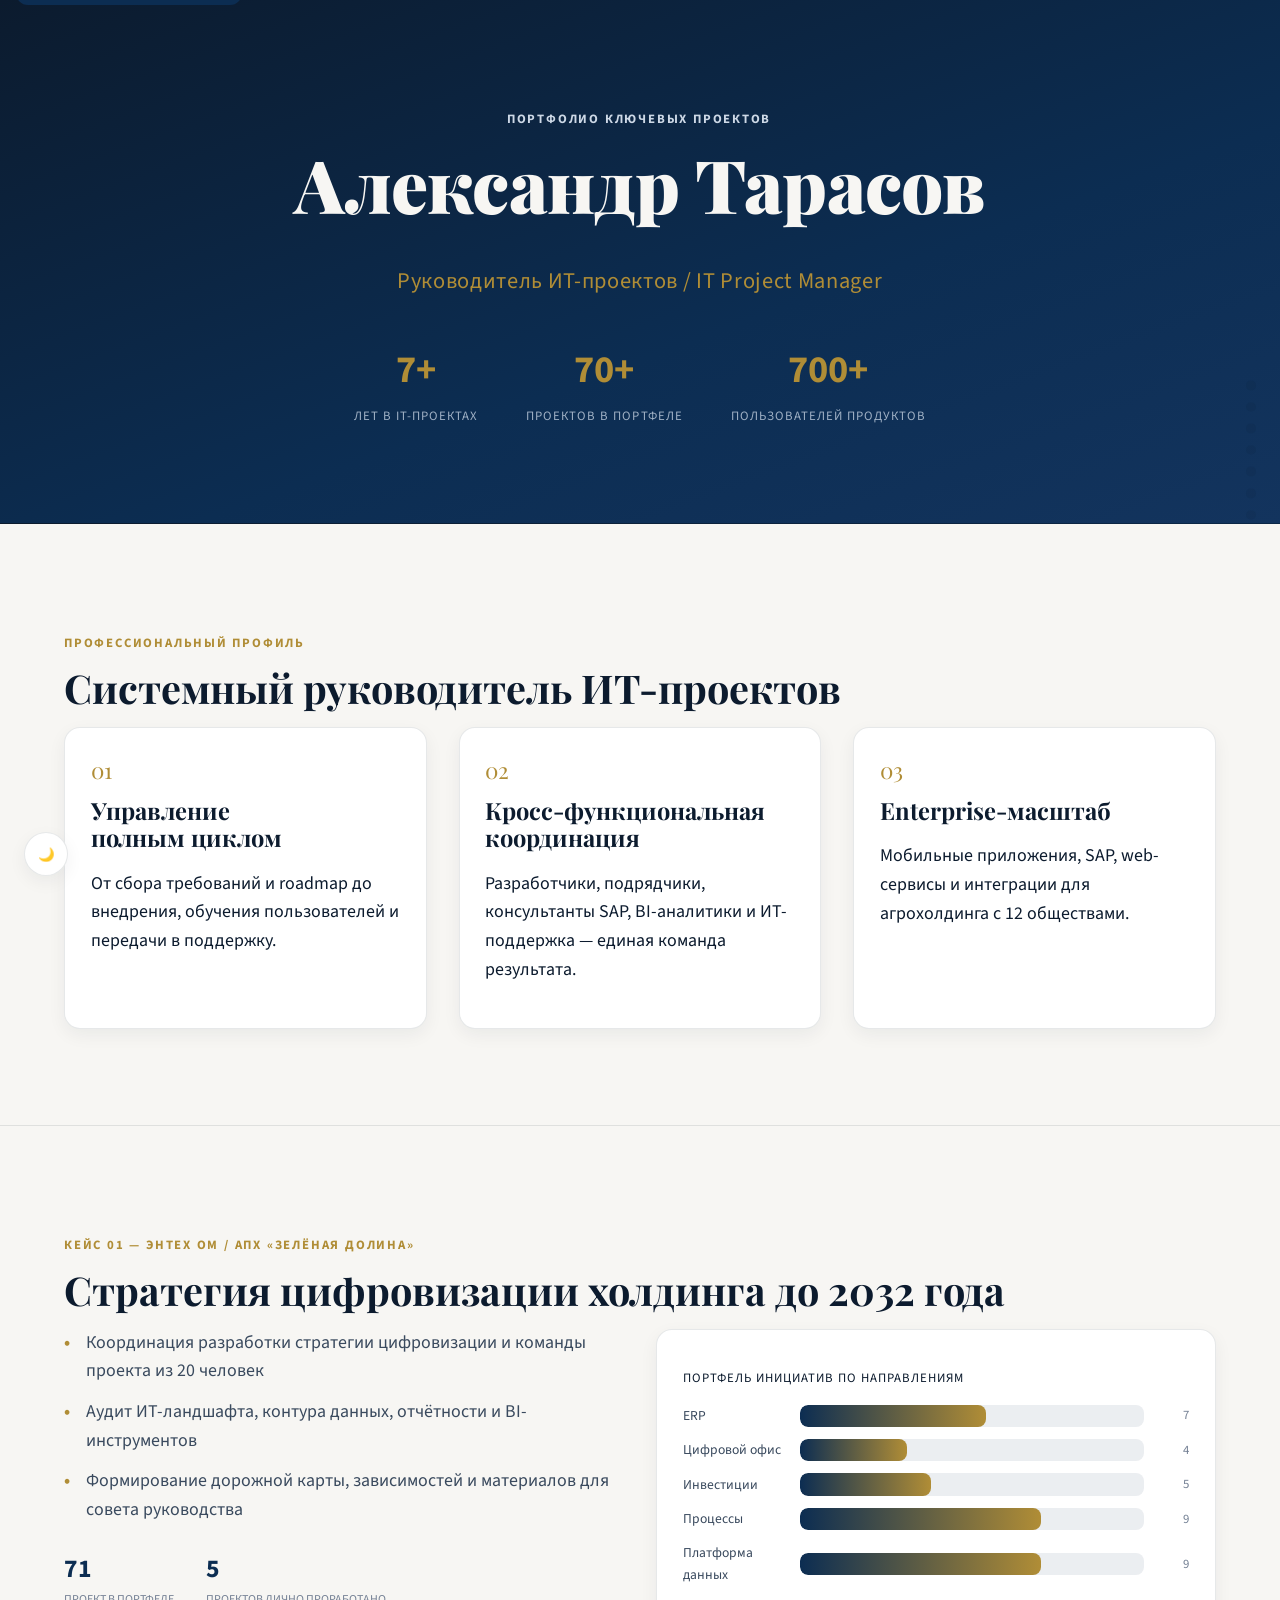
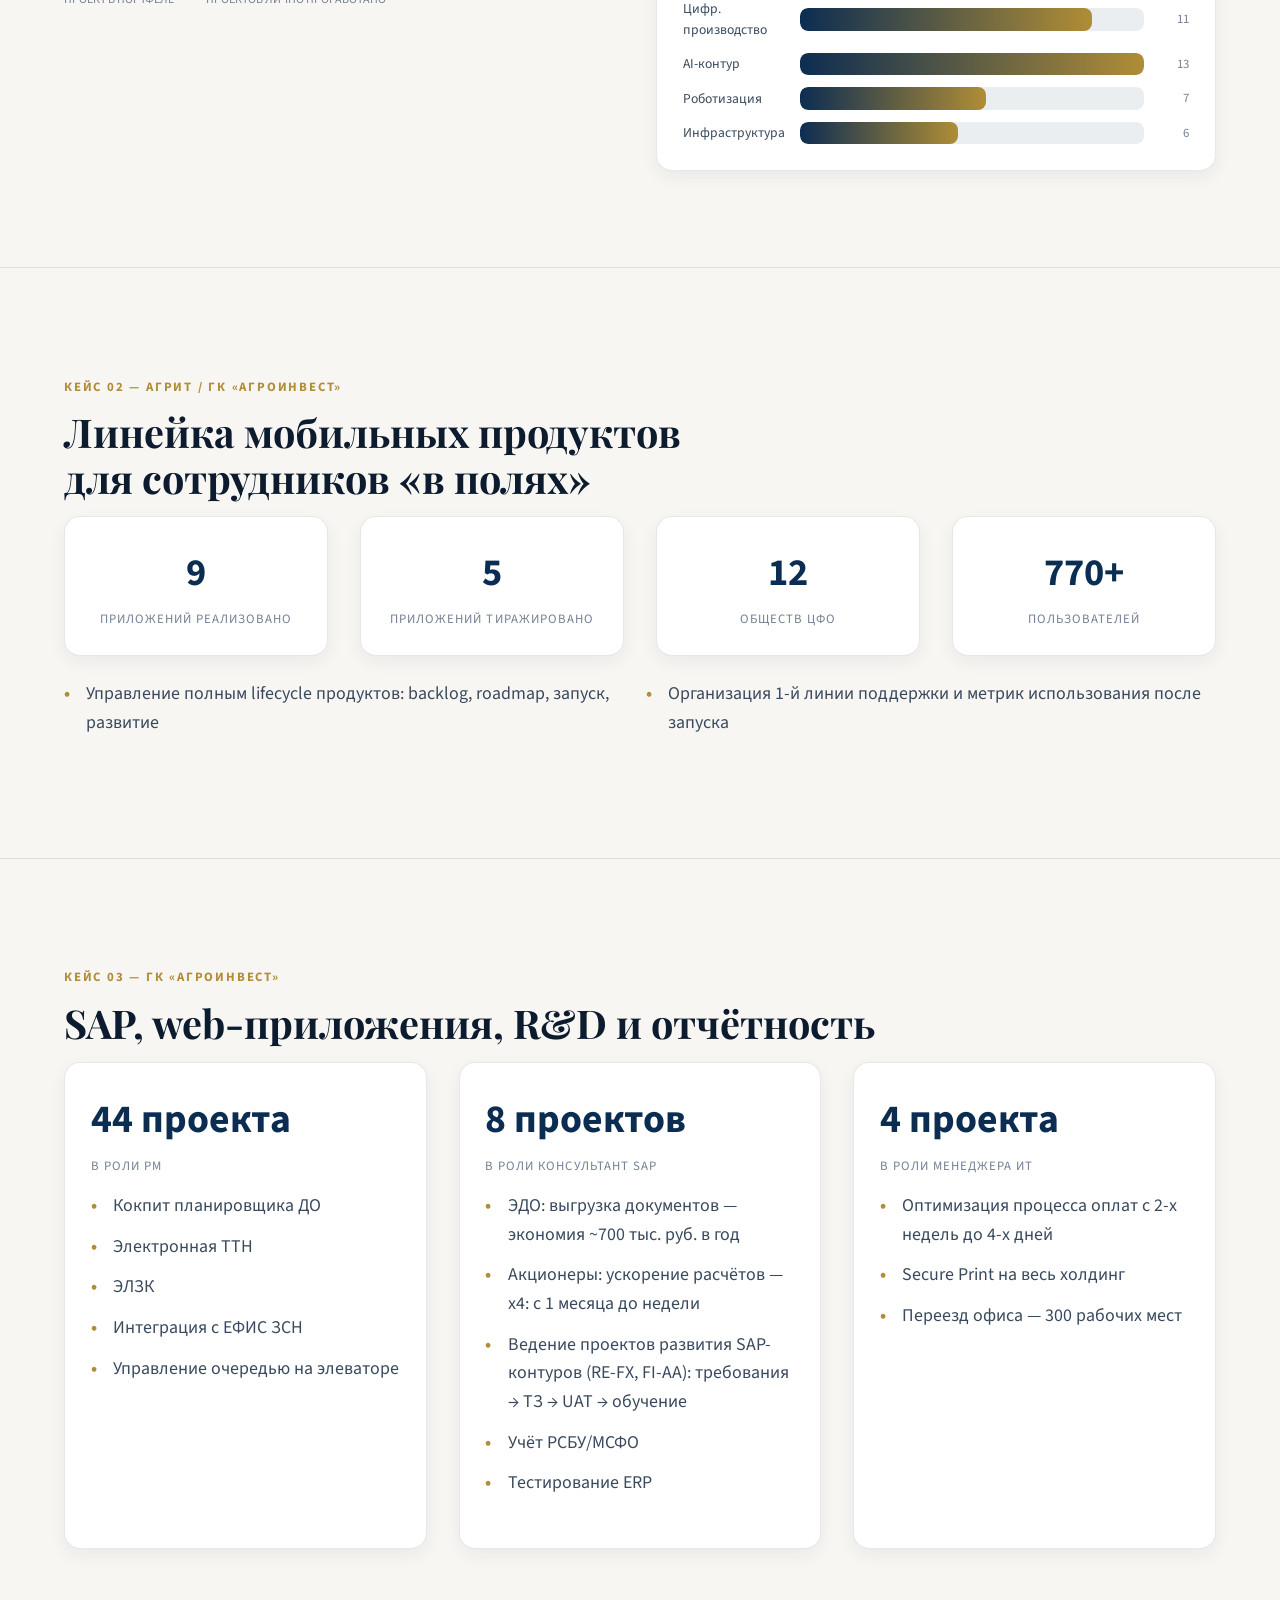
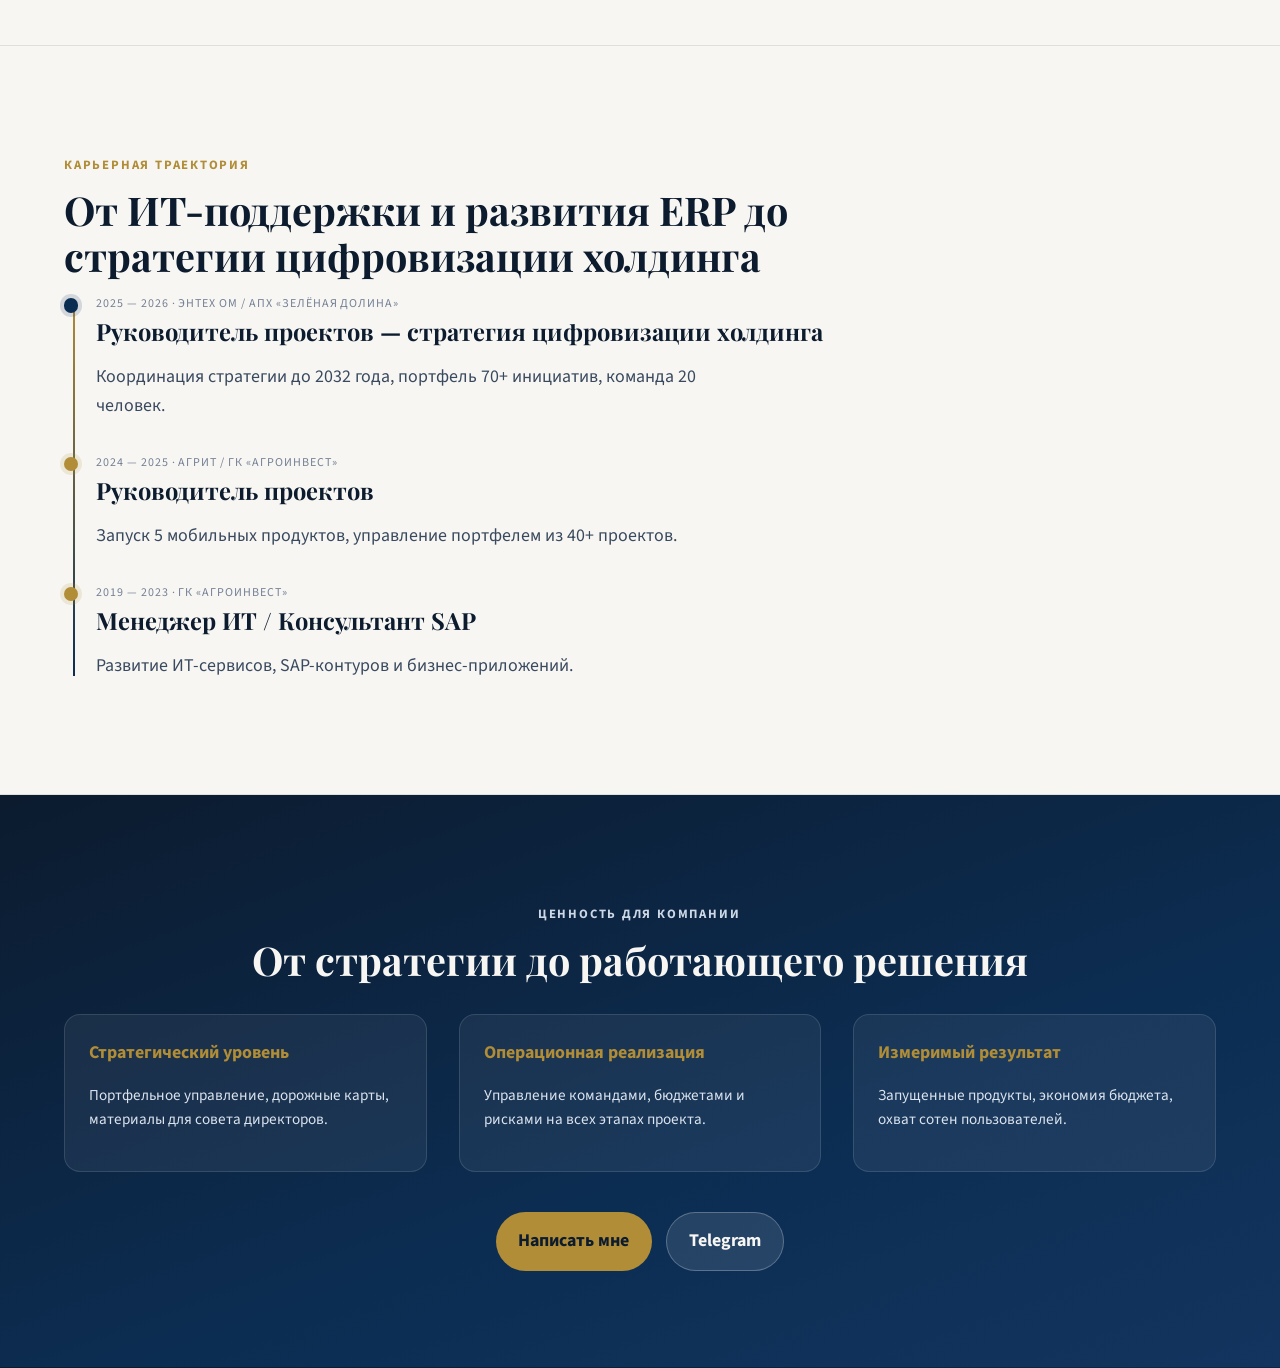
<file: index.html>
<!DOCTYPE html>
<html lang="ru">
<head>
  <meta charset="UTF-8" />
  <meta name="viewport" content="width=device-width, initial-scale=1, viewport-fit=cover" />
  <meta name="theme-color" content="#0c1b2e" />
  <title>Александр Тарасов — Портфолио ключевых проектов</title>
  <meta name="description" content="Портфолио ключевых проектов руководителя ИТ-проектов: реальные кейсы, экспертиза и карьерный путь." />
  <link rel="preconnect" href="https://fonts.googleapis.com">
  <link rel="preconnect" href="https://fonts.gstatic.com" crossorigin>
  <link href="https://fonts.googleapis.com/css2?family=Playfair+Display:wght@500;700;900&family=Source+Sans+3:wght@300;400;500;600;700&display=swap" rel="stylesheet">
  <link rel="stylesheet" href="style.css">
</head>
<body>
  <a class="skip-link" href="#main">Перейти к содержимому</a>
  <nav class="dots-nav" aria-label="Навигация по разделам">
    <a href="#s1" class="dot" aria-label="Титул"></a>
    <a href="#s2" class="dot" aria-label="Профиль"></a>
    <a href="#s3" class="dot" aria-label="Энтех ОМ: стратегия цифровизации"></a>
    <a href="#s4" class="dot" aria-label="АгрИТ: линейка мобильных продуктов"></a>
    <a href="#s5" class="dot" aria-label="Кейс 03: SAP, web, R&D"></a>
    <a href="#s6" class="dot" aria-label="Карьера"></a>
    <a href="#s7" class="dot" aria-label="Ценность"></a>
  </nav>
  <button class="theme-toggle" id="themeToggle" aria-label="Переключить тему">🌙</button>

  <main id="main">

    <section class="slide slide-dark" id="s1">
      <div class="content text-center">
        <p class="eyebrow">Портфолио ключевых проектов</p>
        <h1 class="display">Александр Тарасов</h1>
        <p class="subtitle">Руководитель ИТ‑проектов / IT Project Manager</p>
        <div class="stat-row">
          <div class="stat-item">
            <div class="stat-num accent">7+</div>
            <div class="stat-label">лет в IT-проектах</div>
          </div>
          <div class="stat-item">
            <div class="stat-num accent">70+</div>
            <div class="stat-label">проектов в портфеле</div>
          </div>
          <div class="stat-item">
            <div class="stat-num accent">700+</div>
            <div class="stat-label">пользователей продуктов</div>
          </div>
        </div>
      </div>
    </section>

    <section class="slide" id="s2">
      <div class="content">
        <p class="kicker">Профессиональный профиль</p>
        <h2>Системный руководитель ИТ‑проектов</h2>
        <div class="grid-3">
          <article class="kpi-card">
            <div class="kpi-icon">01</div>
            <h4>Управление полным циклом</h4>
            <p>От сбора требований и roadmap до внедрения, обучения пользователей и передачи в поддержку.</p>
          </article>
          <article class="kpi-card">
            <div class="kpi-icon">02</div>
            <h4>Кросс-функциональная координация</h4>
            <p>Разработчики, подрядчики, консультанты SAP, BI-аналитики и ИТ-поддержка — единая команда результата.</p>
          </article>
          <article class="kpi-card">
            <div class="kpi-icon">03</div>
            <h4>Enterprise-масштаб</h4>
            <p>Мобильные приложения, SAP, web-сервисы и интеграции для агрохолдинга с 12 обществами.</p>
          </article>
        </div>
      </div>
    </section>

    <section class="slide" id="s3">
      <div class="content">
        <p class="kicker">Кейс 01 — Энтех ОМ / АПХ «Зелёная долина»</p>
        <h2>Стратегия цифровизации холдинга до 2032 года</h2>
        <div class="grid-2">
          <div>
            <ul class="check-list">
              <li>Координация разработки стратегии цифровизации и команды проекта из 20 человек</li>
              <li>Аудит ИТ-ландшафта, контура данных, отчётности и BI-инструментов</li>
              <li>Формирование дорожной карты, зависимостей и материалов для совета руководства</li>
            </ul>
            <div class="metric-row">
              <div>
                <div class="metric-num">71</div>
                <div class="metric-label">проект в портфеле</div>
              </div>
              <div>
                <div class="metric-num">5</div>
                <div class="metric-label">проектов лично проработано</div>
              </div>
            </div>
          </div>
          <div class="kpi-card">
            <p class="card-label">Портфель инициатив по направлениям</p>
            <div class="bars">
              <div class="bar-row"><span class="bar-name">ERP</span><div class="bar-track"><div class="bar-fill" data-w="54"></div></div><span class="bar-val">7</span></div>
              <div class="bar-row"><span class="bar-name">Цифровой офис</span><div class="bar-track"><div class="bar-fill" data-w="31"></div></div><span class="bar-val">4</span></div>
              <div class="bar-row"><span class="bar-name">Инвестиции</span><div class="bar-track"><div class="bar-fill" data-w="38"></div></div><span class="bar-val">5</span></div>
              <div class="bar-row"><span class="bar-name">Процессы</span><div class="bar-track"><div class="bar-fill" data-w="70"></div></div><span class="bar-val">9</span></div>
              <div class="bar-row"><span class="bar-name">Платформа данных</span><div class="bar-track"><div class="bar-fill" data-w="70"></div></div><span class="bar-val">9</span></div>
              <div class="bar-row"><span class="bar-name">Цифр. производство</span><div class="bar-track"><div class="bar-fill" data-w="85"></div></div><span class="bar-val">11</span></div>
              <div class="bar-row"><span class="bar-name">AI-контур</span><div class="bar-track"><div class="bar-fill" data-w="100"></div></div><span class="bar-val">13</span></div>
              <div class="bar-row"><span class="bar-name">Роботизация</span><div class="bar-track"><div class="bar-fill" data-w="54"></div></div><span class="bar-val">7</span></div>
              <div class="bar-row"><span class="bar-name">Инфраструктура</span><div class="bar-track"><div class="bar-fill" data-w="46"></div></div><span class="bar-val">6</span></div>
            </div>
          </div>
        </div>
      </div>
    </section>

    <section class="slide" id="s4">
      <div class="content">
        <p class="kicker">Кейс 02 — АгрИТ / ГК «Агроинвест»</p>
        <h2>Линейка мобильных продуктов для сотрудников «в полях»</h2>
        <div class="grid-4">
          <div class="kpi-card text-center">
            <div class="stat-num">9</div>
            <div class="stat-label">приложений реализовано</div>
          </div>
          <div class="kpi-card text-center">
            <div class="stat-num">5</div>
            <div class="stat-label">приложений тиражировано</div>
          </div>
          <div class="kpi-card text-center">
            <div class="stat-num">12</div>
            <div class="stat-label">обществ ЦФО</div>
          </div>
          <div class="kpi-card text-center">
            <div class="stat-num">770+</div>
            <div class="stat-label">пользователей</div>
          </div>
        </div>
        <ul class="check-list grid-list">
          <li>Управление полным lifecycle продуктов: backlog, roadmap, запуск, развитие</li>
          <li>Организация 1-й линии поддержки и метрик использования после запуска</li>
        </ul>
      </div>
    </section>

    <section class="slide" id="s5">
      <div class="content">
        <p class="kicker">Кейс 03 — ГК «Агроинвест»</p>
        <h2>SAP, web-приложения, R&D и отчётность</h2>
        <div class="grid-3">
          <div class="kpi-card">
            <div class="stat-num" style="color:var(--accent-1);font-size:var(--text-xl);">44 проекта</div>
            <div class="card-label" style="margin-top:0.25rem;">в роли PM</div>
            <ul class="check-list" style="margin-top:1rem;">
              <li>Кокпит планировщика ДО</li>
              <li>Электронная ТТН</li>
              <li>ЭЛЗК</li>
              <li>Интеграция с ЕФИС ЗСН</li>
              <li>Управление очередью на элеваторе</li>
            </ul>
          </div>
          <div class="kpi-card">
            <div class="stat-num" style="color:var(--accent-1);font-size:var(--text-xl);">8 проектов</div>
            <div class="card-label" style="margin-top:0.25rem;">в роли Консультант SAP</div>
            <ul class="check-list" style="margin-top:1rem;">
              <li>ЭДО: выгрузка документов — экономия ~700 тыс. руб. в год</li>
              <li>Акционеры: ускорение расчётов — x4: с 1 месяца до недели</li>
              <li>Ведение проектов развития SAP-контуров (RE-FX, FI-AA): требования → ТЗ → UAT → обучение</li>
              <li>Учёт РСБУ/МСФО</li>
              <li>Тестирование ERP</li>
            </ul>
          </div>
          <div class="kpi-card">
            <div class="stat-num" style="color:var(--accent-1);font-size:var(--text-xl);">4 проекта</div>
            <div class="card-label" style="margin-top:0.25rem;">в роли менеджера ИТ</div>
            <ul class="check-list" style="margin-top:1rem;">
              <li>Оптимизация процесса оплат с 2-х недель до 4-х дней</li>
              <li>Secure Print на весь холдинг</li>
              <li>Переезд офиса — 300 рабочих мест</li>
            </ul>
          </div>
        </div>
      </div>
    </section>

    <section class="slide" id="s6">
      <div class="content">
        <p class="kicker">Карьерная траектория</p>
        <h2>От ИТ-поддержки и развития ERP до стратегии цифровизации холдинга</h2>
        <div class="timeline">
          <div class="timeline-line"></div>
          <div class="timeline-item">
            <span class="timeline-dot dot-blue"></span>
            <div class="timeline-year">2025 — 2026 · Энтех ОМ / АПХ «Зелёная долина»</div>
            <h4>Руководитель проектов — стратегия цифровизации холдинга</h4>
            <p>Координация стратегии до 2032 года, портфель 70+ инициатив, команда 20 человек.</p>
          </div>
          <div class="timeline-item">
            <span class="timeline-dot dot-gold"></span>
            <div class="timeline-year">2024 — 2025 · АгрИТ / ГК «Агроинвест»</div>
            <h4>Руководитель проектов</h4>
            <p>Запуск 5 мобильных продуктов, управление портфелем из 40+ проектов.</p>
          </div>
          <div class="timeline-item">
            <span class="timeline-dot dot-gold"></span>
            <div class="timeline-year">2019 — 2023 · ГК «Агроинвест»</div>
            <h4>Менеджер ИТ / Консультант SAP</h4>
            <p>Развитие ИТ-сервисов, SAP-контуров и бизнес-приложений.</p>
          </div>
        </div>
      </div>
    </section>

    <section class="slide slide-dark" id="s7">
      <div class="content text-center">
        <p class="eyebrow">Ценность для компании</p>
        <h2 class="display-sm">От стратегии до работающего решения</h2>
        <div class="grid-3 value-grid">
          <div class="value-card">
            <div class="value-title">Стратегический уровень</div>
            <p>Портфельное управление, дорожные карты, материалы для совета директоров.</p>
          </div>
          <div class="value-card">
            <div class="value-title">Операционная реализация</div>
            <p>Управление командами, бюджетами и рисками на всех этапах проекта.</p>
          </div>
          <div class="value-card">
            <div class="value-title">Измеримый результат</div>
            <p>Запущенные продукты, экономия бюджета, охват сотен пользователей.</p>
          </div>
        </div>
        <div class="hero-actions">
          <a class="btn btn-primary" href="mailto:aleksandrtarasov.vrn@gmail.com">Написать мне</a>
          <a class="btn btn-secondary" href="https://t.me/alexandertrsv" target="_blank" rel="noopener noreferrer">Telegram</a>
        </div>
      </div>
    </section>

  </main>

  <script src="script.js" defer></script>
</body>
</html>
</file>
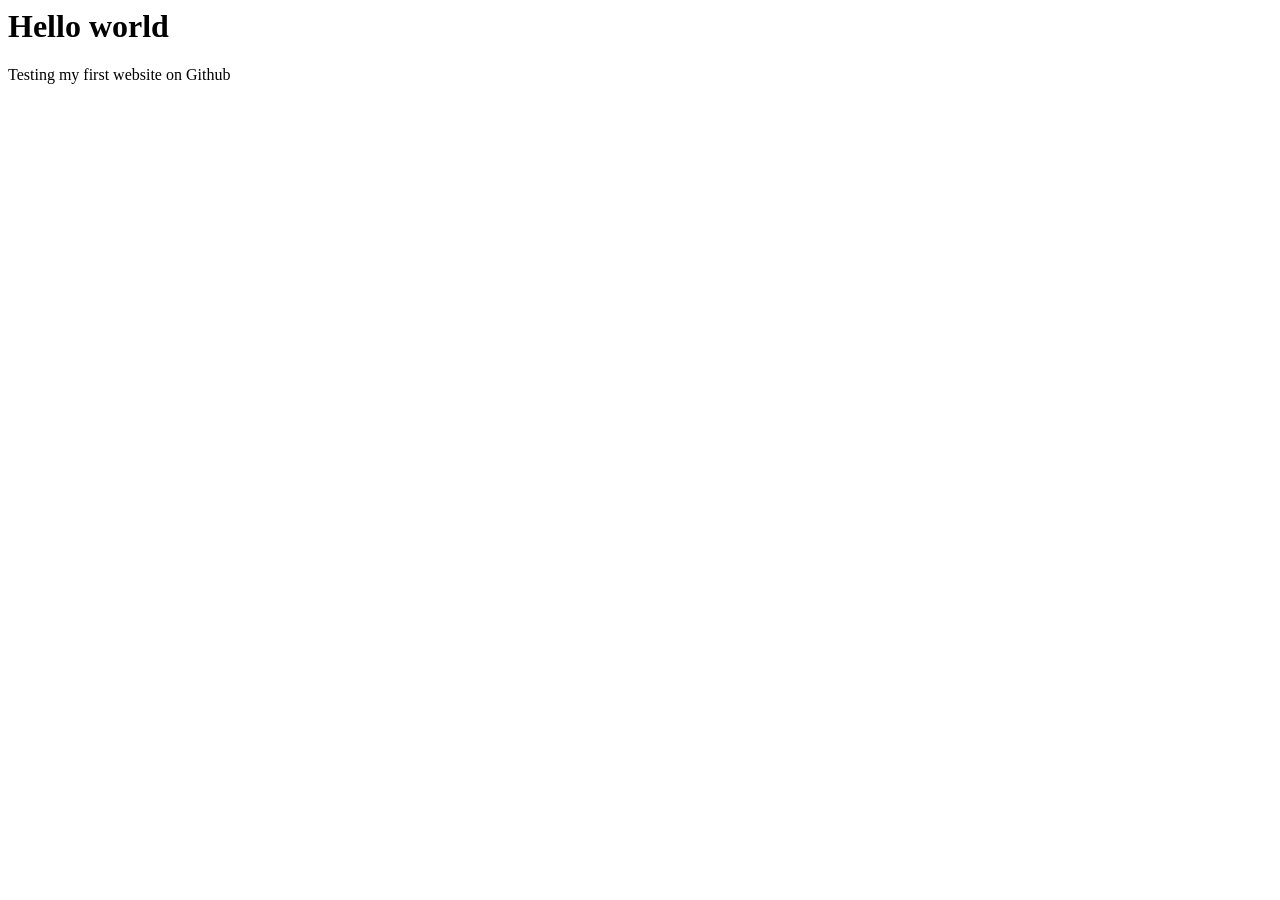
<file: index1.html>
<html lang="en">
<head>
    <meta charset="UTF-8">
    <meta name="viewport" content="width=device-width, initial-scale=1.0">
    <title>Document</title>
</head>
<body>
    <h1>Hello world</h1>
    <p>Testing my first website on Github</p>
</body>
</html>
</file>
<file: style.css>
:root,[data-theme="light"]{--bg:#f7f6f3;--bg-deep:#0c1b2e;--surface:#ffffff;--text:#0c1b2e;--text-secondary:#3a4a5e;--text-muted:#748094;--accent-1:#0c2d52;--accent-2:#b08d36;--accent-3:#6f7e8c;--glass-border:rgba(12,29,46,0.10);--shadow-sm:0 6px 18px rgba(12,29,46,0.06);--shadow-md:0 18px 48px rgba(12,29,46,0.10);--font-display:"Playfair Display",Georgia,serif;--font-body:"Source Sans 3",Arial,sans-serif;--text-sm:clamp(0.9rem,0.84rem + 0.2vw,1rem);--text-base:clamp(1rem,0.95rem + 0.25vw,1.12rem);--text-lg:clamp(1.15rem,1rem + 0.6vw,1.5rem);--text-xl:clamp(1.6rem,1.2rem + 1.6vw,2.6rem);--text-2xl:clamp(2.4rem,1.4rem + 4vw,5rem);}
[data-theme="dark"]{--bg:#0b111c;--bg-deep:#060a12;--surface:#141c2b;--text:#eef3ff;--text-secondary:#aeb9d0;--text-muted:#7e8aa3;--accent-1:#6ea8ff;--accent-2:#d7b86a;--accent-3:#94a2ba;--glass-border:rgba(238,243,255,0.12);--shadow-sm:0 8px 20px rgba(0,0,0,0.3);--shadow-md:0 22px 54px rgba(0,0,0,0.4);}
*{box-sizing:border-box;}html{scroll-behavior:smooth;-webkit-text-size-adjust:100%;}
body{margin:0;min-height:100dvh;font-family:var(--font-body);font-size:var(--text-base);line-height:1.6;color:var(--text);background:var(--bg);overflow-x:hidden;}
img,svg{max-width:100%;display:block;}p,li{max-width:68ch;}
.skip-link{position:absolute;left:1rem;top:-3rem;background:var(--accent-1);color:#fff;padding:0.75rem 1rem;border-radius:0.75rem;z-index:1000;text-decoration:none;}
.skip-link:focus{top:1rem;}
:focus-visible{outline:2px solid var(--accent-2);outline-offset:3px;}
.content{width:min(72rem,calc(100% - 2rem));margin-inline:auto;padding-block:clamp(3rem,8vw,6rem);}
.slide{position:relative;border-bottom:1px solid var(--glass-border);}
.slide-dark{background:linear-gradient(160deg,var(--bg-deep) 0%,#0c2d52 60%,#13345e 100%);color:#f7f6f3;}
.slide-dark .eyebrow{color:#cdd8e6;}.slide-dark h1,.slide-dark h2{color:#f7f6f3;}
.eyebrow,.kicker{text-transform:uppercase;letter-spacing:0.14em;font-weight:700;font-size:0.8rem;color:var(--accent-2);margin-bottom:0.75rem;}
.text-center .eyebrow{display:inline-block;padding-right:0.14em;}
h1,h2,h3,h4{margin:0 0 1rem;line-height:1.15;text-wrap:balance;font-family:var(--font-display);}
.display{font-size:var(--text-2xl);font-weight:900;letter-spacing:-0.01em;}
.display-sm{font-size:var(--text-xl);}
h2{font-size:var(--text-xl);font-weight:700;}h4{font-size:var(--text-lg);font-weight:700;}
.subtitle{font-size:clamp(1.1rem,1rem + 1vw,1.4rem);color:var(--accent-2);letter-spacing:0.03em;margin-bottom:2.5rem;}
.text-center .subtitle{display:inline-block;padding-right:0.03em;}
.text-center{text-align:center;}
.stat-row{display:flex;justify-content:center;gap:clamp(1.5rem,5vw,3rem);flex-wrap:wrap;}
.stat-item{text-align:center;}
.stat-num{font-size:clamp(1.6rem,1.2rem + 2vw,2.4rem);font-weight:700;color:#f7f6f3;}
.stat-num.accent{color:var(--accent-2);}
.stat-label{font-size:0.8rem;text-transform:uppercase;letter-spacing:0.08em;color:#9fb0c4;margin-top:0.3rem;}
.grid-2,.grid-3,.grid-4{display:grid;gap:clamp(1rem,2.5vw,2rem);}
.grid-2{grid-template-columns:repeat(2,minmax(0,1fr));}
.grid-3{grid-template-columns:repeat(3,minmax(0,1fr));}
.grid-4{grid-template-columns:repeat(4,minmax(0,1fr));}
.items-center{align-items:center;}
.kpi-card{background:var(--surface);border:1px solid var(--glass-border);border-radius:1rem;padding:clamp(1.1rem,2vw,1.6rem);box-shadow:var(--shadow-sm);min-width:0;}
.kpi-icon{font-family:var(--font-display);font-size:1.4rem;color:var(--accent-2);margin-bottom:0.5rem;}
.kpi-card p,.kpi-card h4{color:var(--text);}
.kpi-card .stat-num{color:var(--accent-1);}
.kpi-card .stat-label{color:var(--text-muted);}
.card-label{font-size:0.8rem;text-transform:uppercase;letter-spacing:0.08em;color:var(--text-muted);margin-bottom:1rem;}
.muted-text{color:var(--text-muted);font-size:0.9rem;}
.check-list{list-style:none;padding:0;margin:0 0 1.5rem;display:flex;flex-direction:column;gap:0.75rem;}
.check-list li{position:relative;padding-left:1.4rem;color:var(--text-secondary);}
.check-list li::before{content:"•";position:absolute;left:0;color:var(--accent-2);font-weight:700;}
.grid-list{display:grid;grid-template-columns:repeat(2,minmax(0,1fr));margin-top:1.5rem;}
.metric-row{display:flex;gap:2rem;margin-top:1.5rem;flex-wrap:wrap;}
.metric-num{font-size:1.6rem;font-weight:700;color:var(--accent-1);}
.metric-label{font-size:0.75rem;text-transform:uppercase;color:var(--text-muted);}
.bars{display:flex;flex-direction:column;gap:0.75rem;}
.bar-row{display:flex;align-items:center;gap:0.85rem;}
.bar-name{width:6.5rem;font-size:0.85rem;color:var(--text-secondary);flex-shrink:0;}
.bar-track{flex:1;height:1.4rem;background:rgba(12,45,82,0.08);border-radius:0.5rem;overflow:hidden;}
.bar-fill{height:100%;border-radius:0.5rem;background:linear-gradient(90deg,var(--accent-1),var(--accent-2));width:0;transition:width 1s ease;}
.bar-val{width:2rem;font-size:0.8rem;color:var(--text-muted);text-align:right;}
.donut-block{display:flex;align-items:center;gap:clamp(1rem,3vw,2rem);flex-wrap:wrap;}
.donut-ring{stroke:var(--accent-1);stroke-dasharray:251.3;stroke-dashoffset:251.3;stroke-linecap:round;transition:stroke-dashoffset 1s ease;}
.donut-block text{fill:var(--text);}
.timeline{position:relative;padding-left:2rem;}
.timeline-line{position:absolute;left:0.55rem;top:0.3rem;bottom:0.3rem;width:2px;background:linear-gradient(180deg,var(--accent-2),var(--accent-1));}
.timeline-item{position:relative;margin-bottom:2rem;}
.timeline-item:last-child{margin-bottom:0;}
.timeline-dot{position:absolute;left:-2rem;top:0.25rem;width:0.9rem;height:0.9rem;border-radius:50%;}
.dot-gold{background:var(--accent-2);box-shadow:0 0 0 4px rgba(176,141,54,0.15);}
.dot-blue{background:var(--accent-1);box-shadow:0 0 0 4px rgba(12,45,82,0.15);}
.timeline-year{font-size:0.75rem;text-transform:uppercase;letter-spacing:0.08em;color:var(--text-muted);margin-bottom:0.3rem;}
.timeline-item p{color:var(--text-secondary);}
.value-grid{margin-top:2rem;text-align:left;}
.value-card{background:rgba(255,255,255,0.06);border:1px solid rgba(255,255,255,0.12);border-radius:1rem;padding:1.5rem;}
.value-title{color:var(--accent-2);font-weight:700;margin-bottom:0.5rem;}
.value-card p{color:#dbe3ee;font-size:0.95rem;}
.hero-actions{display:flex;justify-content:center;flex-wrap:wrap;gap:0.875rem;margin-top:2.5rem;}
.btn{min-height:2.9rem;padding:0.9rem 1.4rem;border-radius:999px;text-decoration:none;font-weight:700;display:inline-flex;align-items:center;justify-content:center;color:inherit;}
.btn-primary{background:var(--accent-2);color:#0c1b2e;}
.btn-secondary{background:rgba(255,255,255,0.1);border:1px solid rgba(255,255,255,0.25);color:#f7f6f3;}
.dots-nav{position:fixed;right:clamp(0.75rem,2vw,1.5rem);top:50%;transform:translateY(-50%);display:flex;flex-direction:column;gap:0.75rem;z-index:50;}
.dot{width:0.6rem;height:0.6rem;border-radius:50%;background:var(--glass-border);display:block;}
.dot:hover{background:var(--accent-2);}
.theme-toggle{position:fixed;left:clamp(0.75rem,2vw,1.5rem);bottom:clamp(0.75rem,2vw,1.5rem);width:2.75rem;height:2.75rem;border:1px solid var(--glass-border);border-radius:999px;background:var(--surface);color:var(--text);cursor:pointer;box-shadow:var(--shadow-sm);z-index:50;}
@media (max-width:900px){.grid-2,.grid-3,.grid-4,.grid-list{grid-template-columns:1fr;}.dots-nav{display:none;}}
@media (max-width:640px){.content{width:min(72rem,calc(100% - 1.25rem));padding-block:clamp(2.5rem,10vw,4rem);}.stat-row{gap:1.5rem;}.hero-actions{flex-direction:column;}.btn{width:100%;}.timeline{padding-left:1.6rem;}.timeline-dot{left:-1.6rem;}}
@media (hover:none){.dot:hover{background:var(--glass-border);}}
@media (prefers-reduced-motion:reduce){*,*::before,*::after{animation-duration:0.01ms !important;transition-duration:0.01ms !important;scroll-behavior:auto !important;}}
</file>
